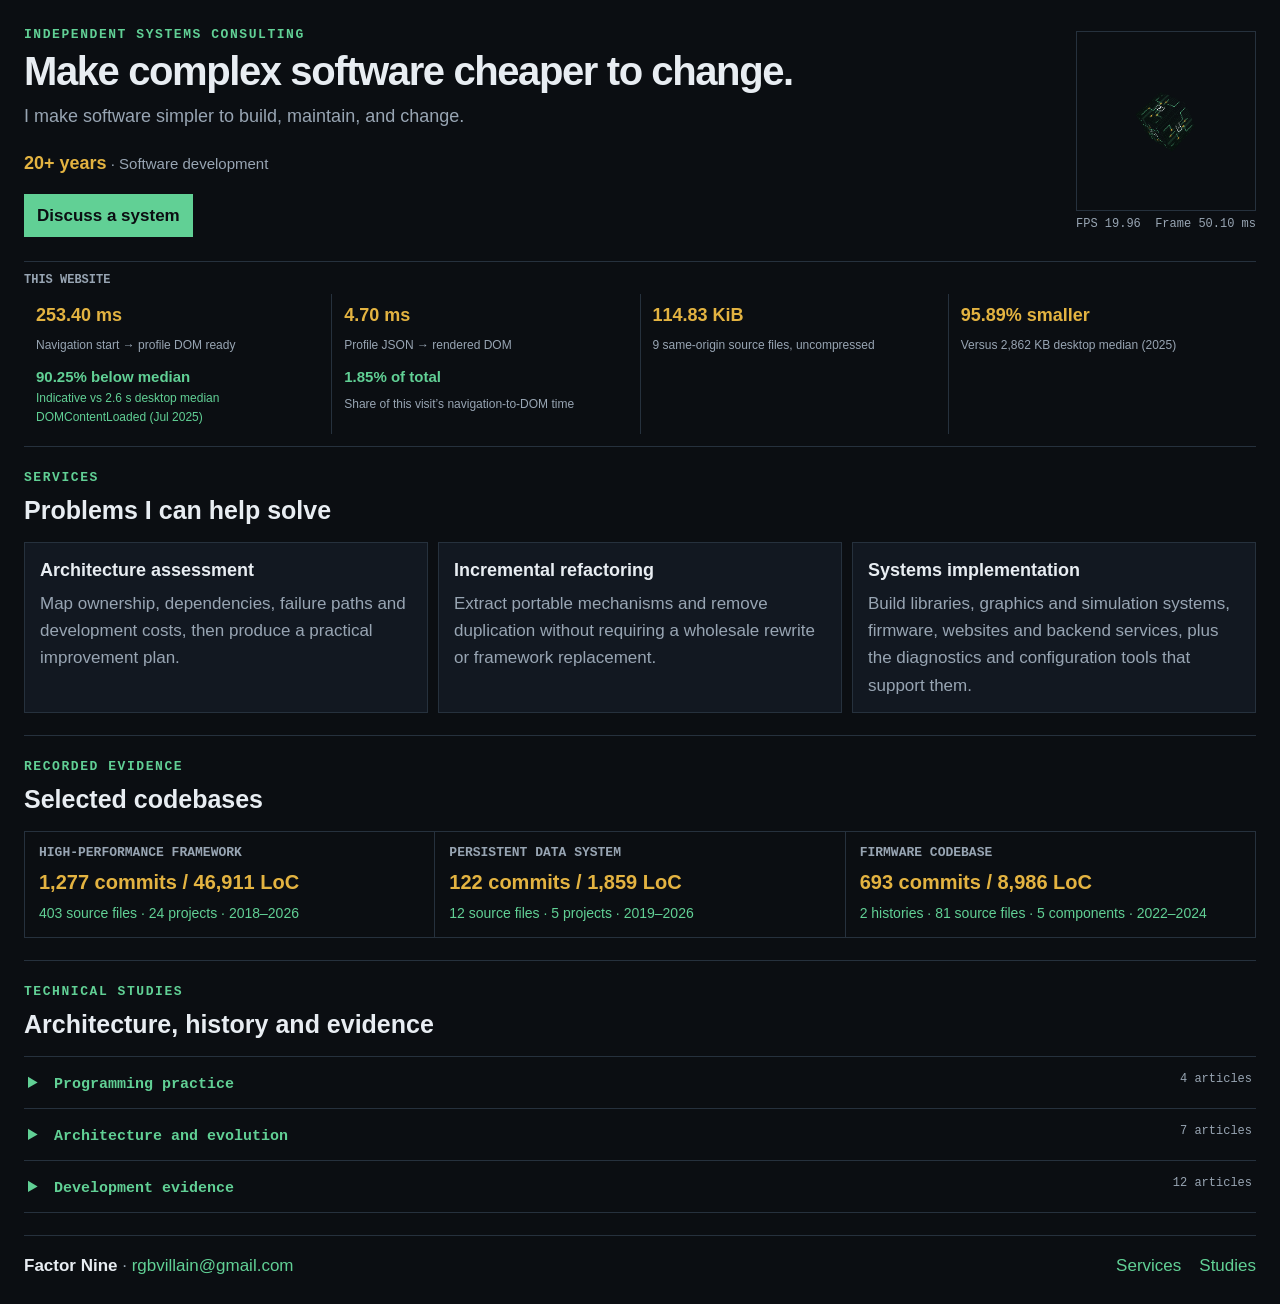
<file: index.html>
<!doctype html>
<html lang="en">
<head>
  <meta charset="utf-8">
  <meta name="viewport" content="width=device-width, initial-scale=1">
  <title>Factor Nine — Systems Consulting</title>
  <meta name="description" content="Factor Nine designs, builds and improves complex software, from firmware and graphics to websites and backend services.">
  <link rel="stylesheet" href="./profile.css">
  <script defer src="./gl-matrix-min.js"></script>
  <script defer src="./gpk_engine.js"></script>
  <script defer src="./galaxy_explosion.js"></script>
  <script defer src="./galaxy_game.js"></script>
  <script defer src="./cube.js"></script>
  <script defer src="./dom.js"></script>
  <script defer src="./profile.js"></script>
</head>
<body>
  <main id="site-main"></main>
  <footer id="site-footer"></footer>
</body>
</html>
</file>
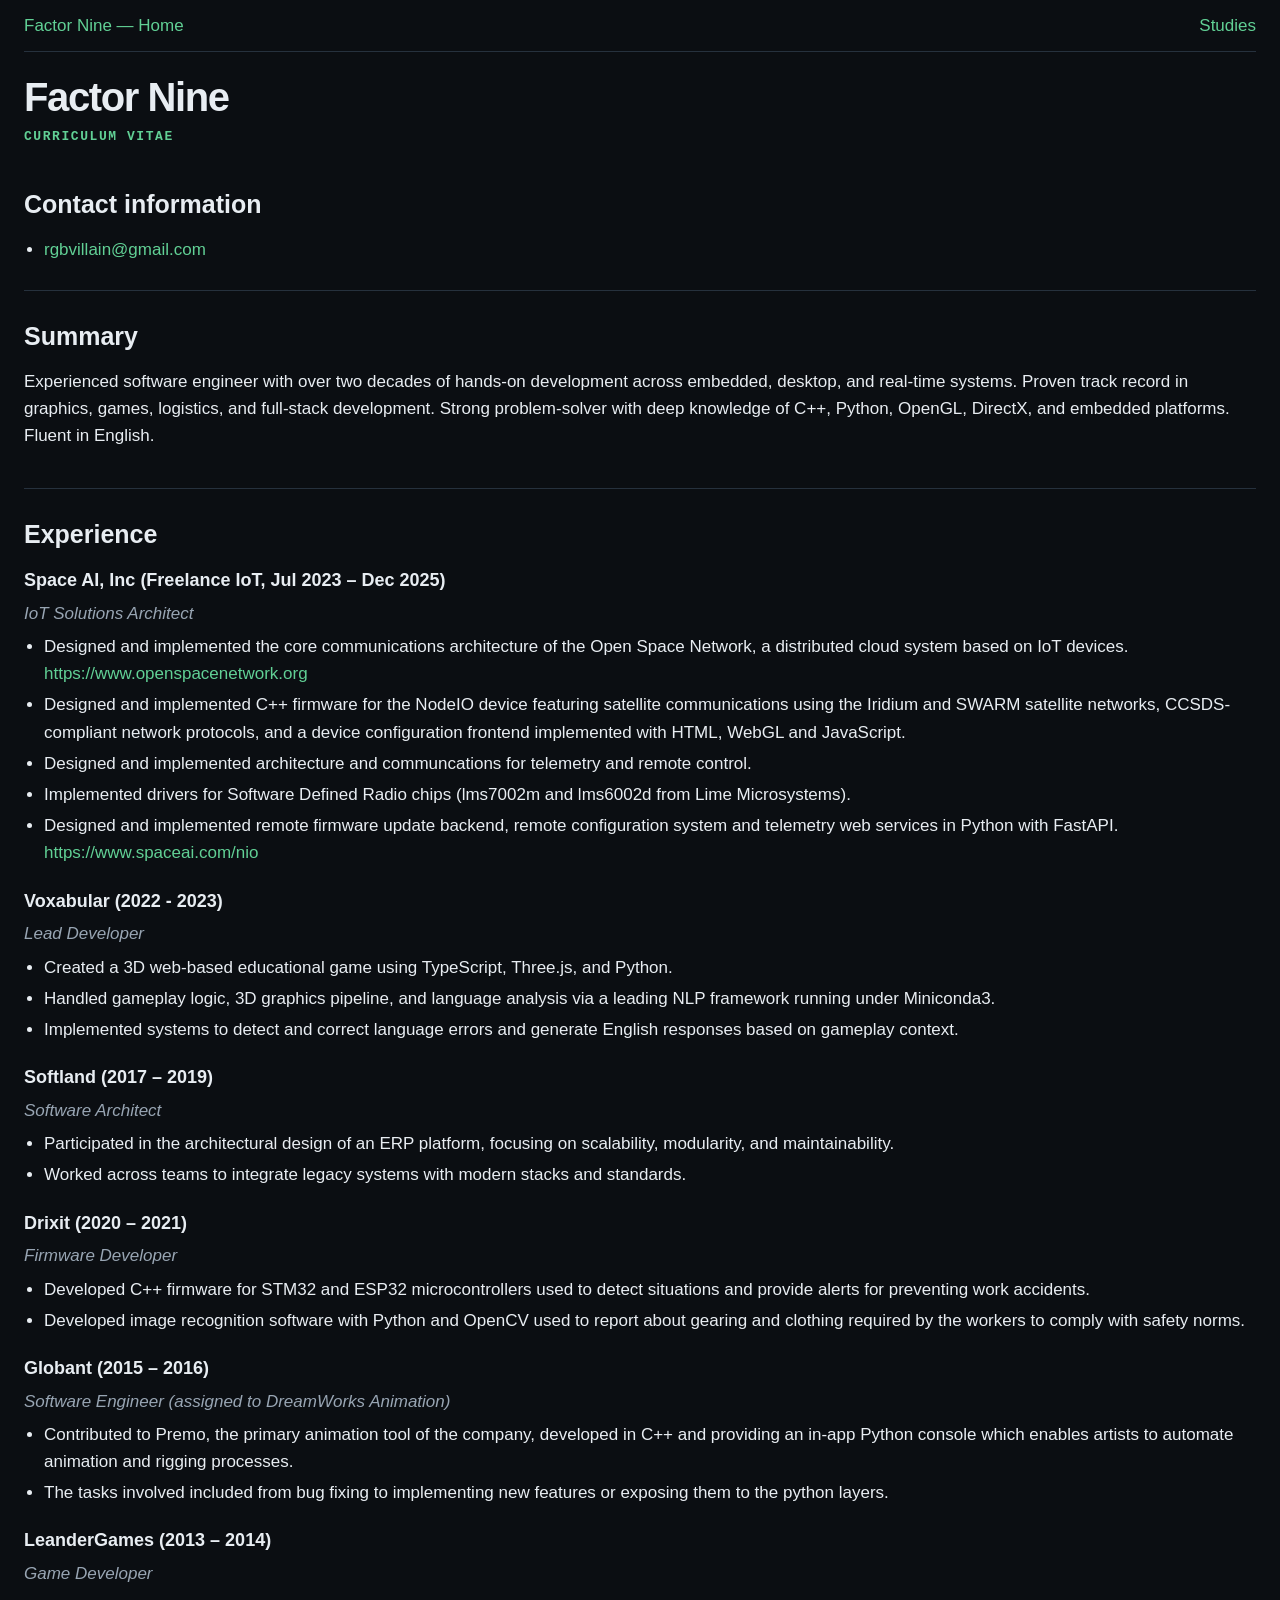
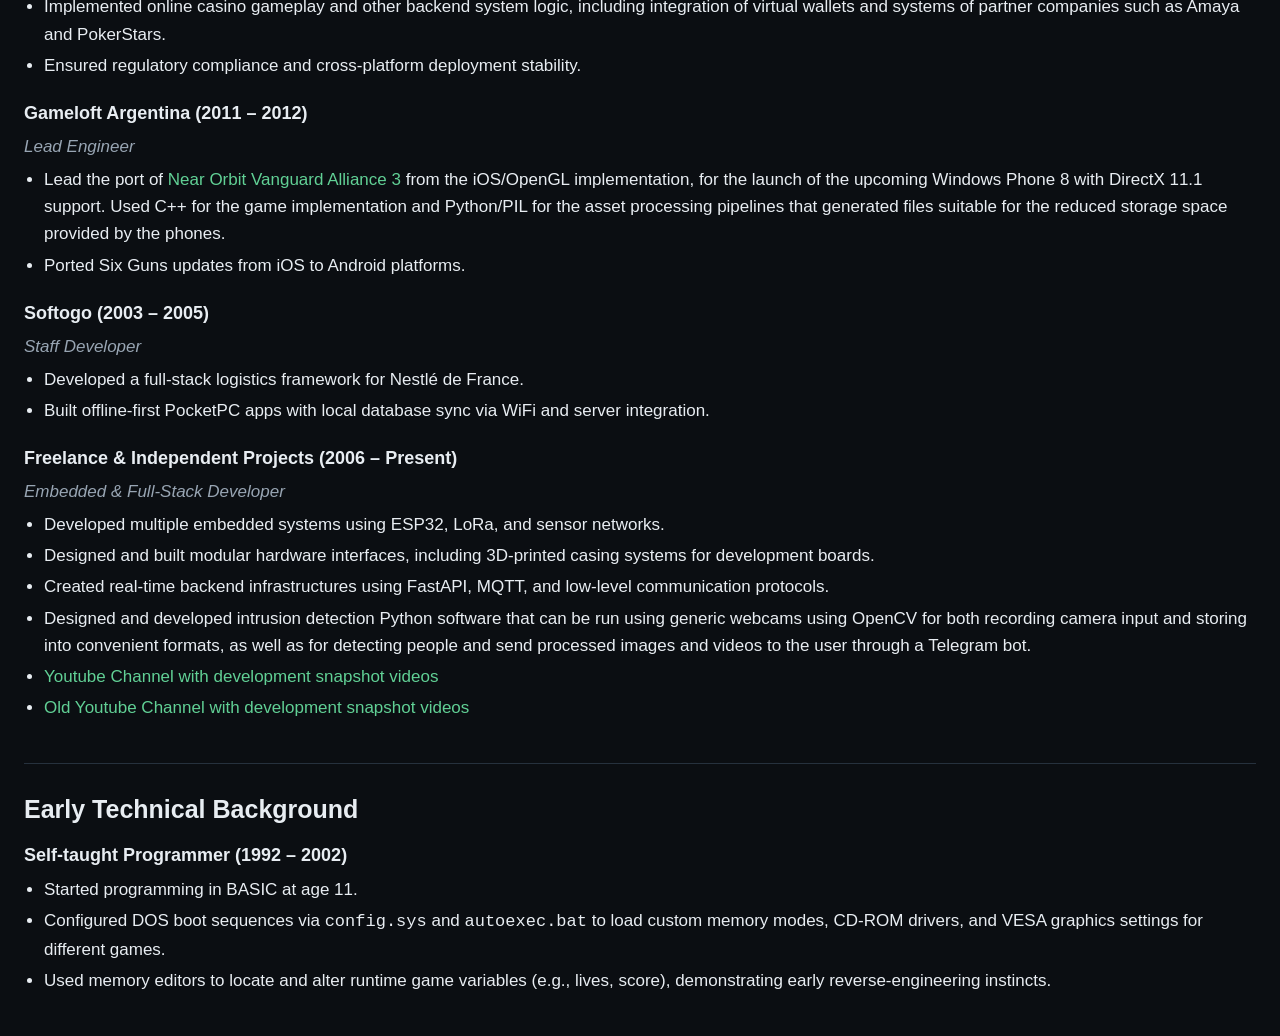
<file: cv.html>
<!doctype html>
<html lang="en">
<head>
  <meta charset="utf-8">
  <meta name="viewport" content="width=device-width, initial-scale=1">
  <title>Factor Nine — Curriculum vitae</title>
  <link rel="stylesheet" href="./profile.css">
  <script defer src="./dom.js"></script>
  <script defer src="./cv.js"></script>
  <script defer src="./article.js"></script>
</head>
<body>
  <header id="article-header"></header>
  <main id="article-main"></main>
</body>
</html>
</file>
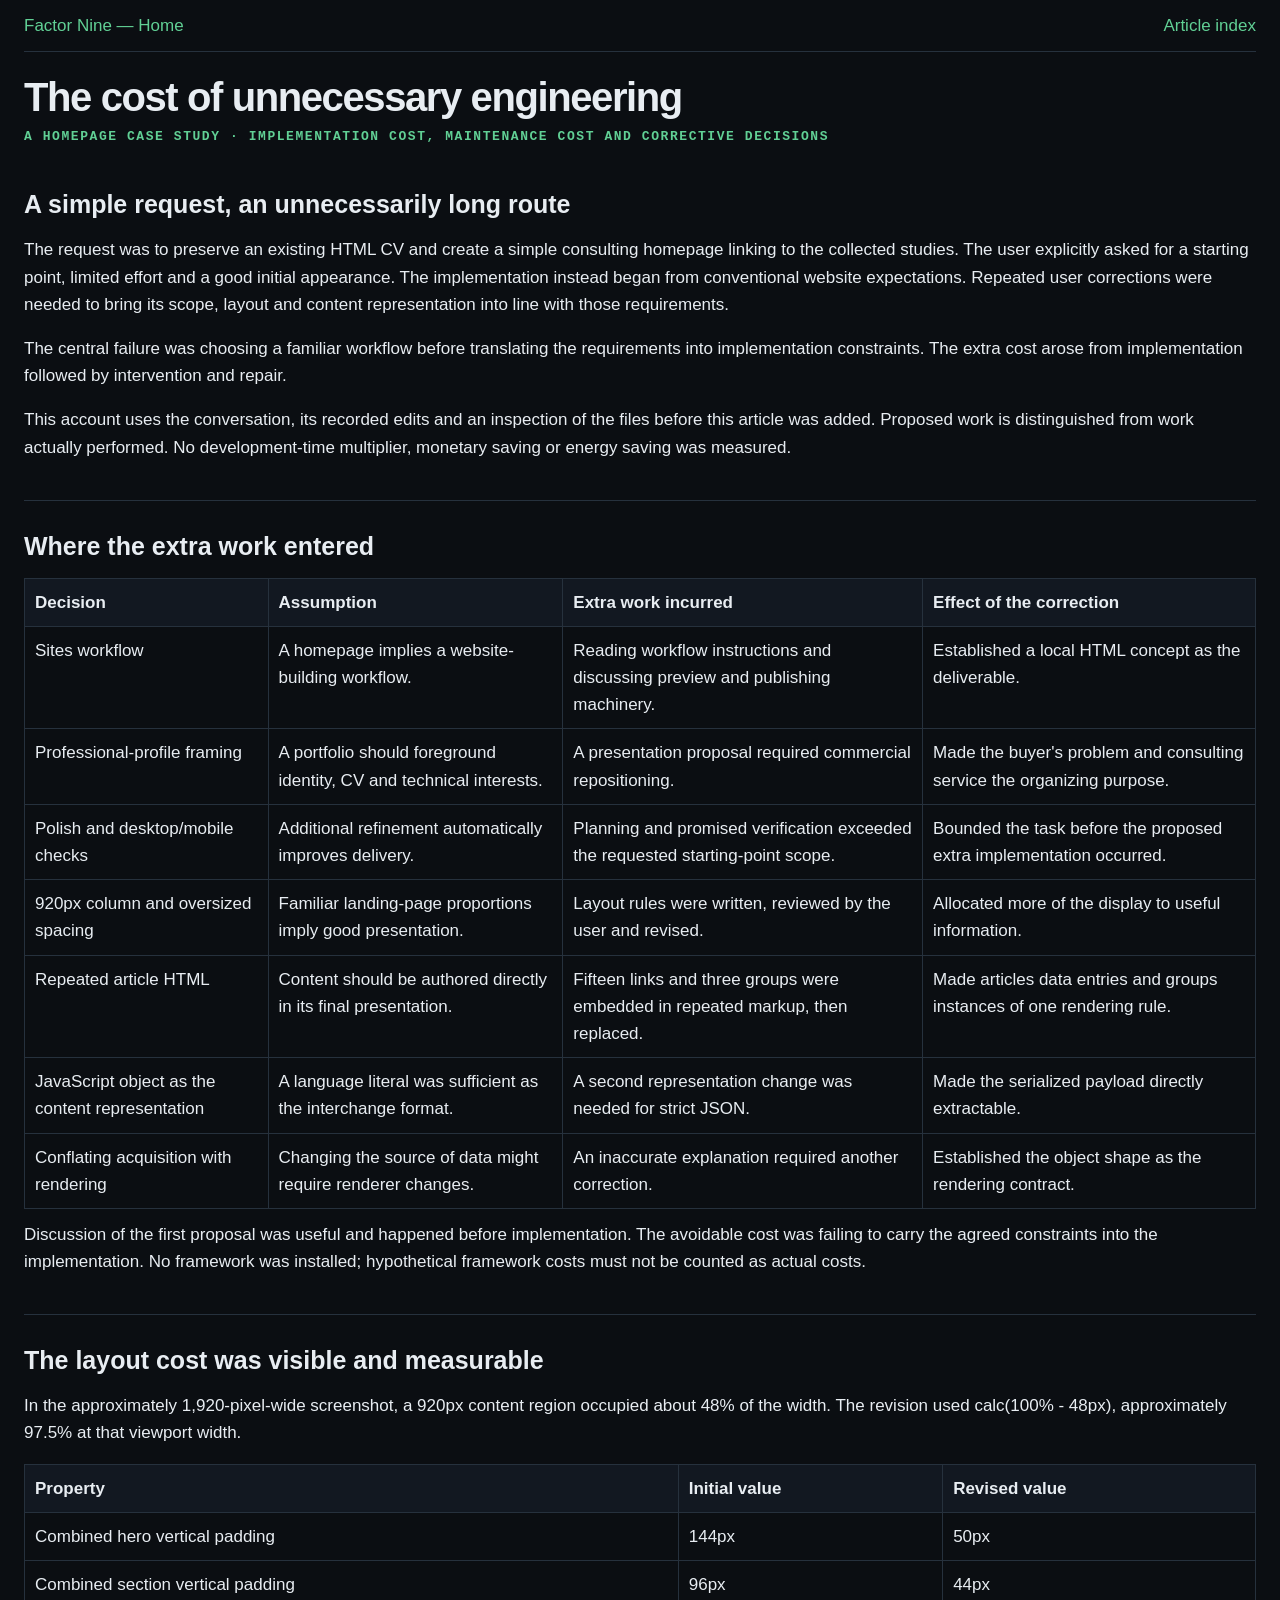
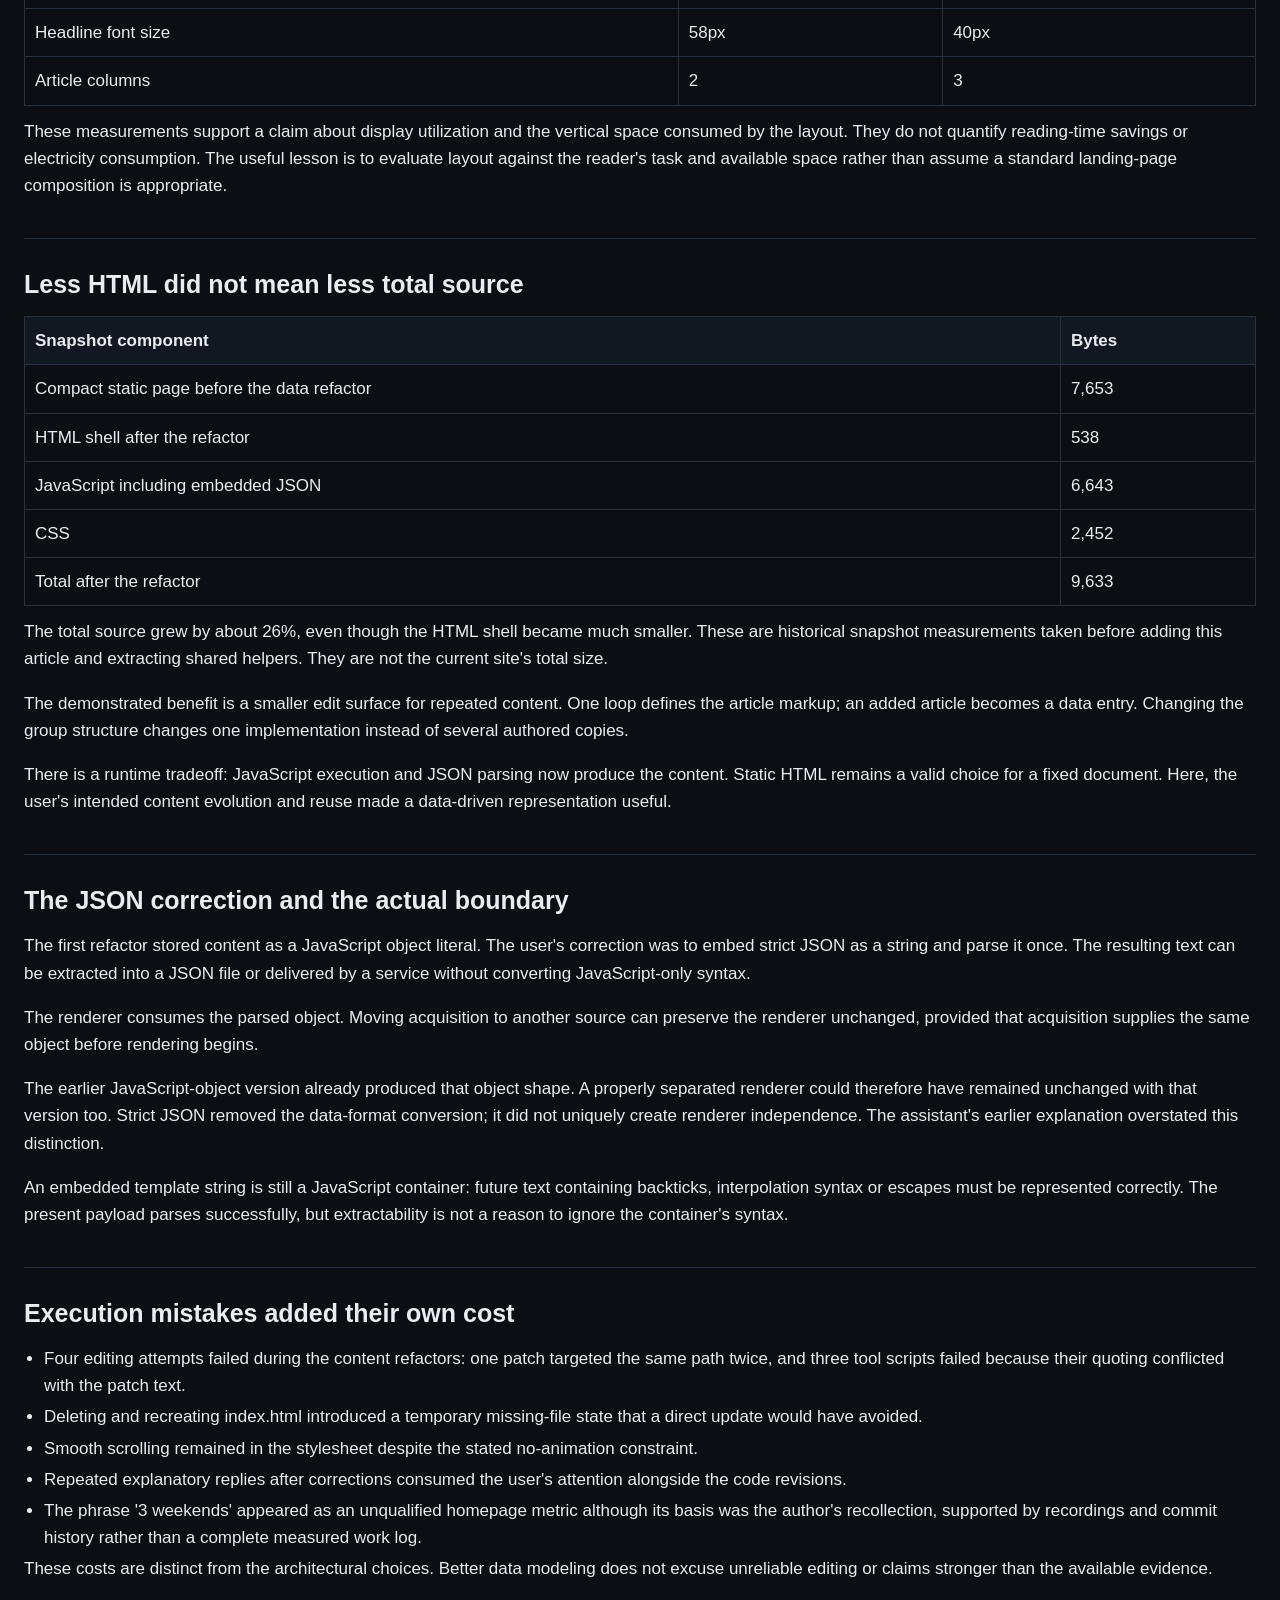
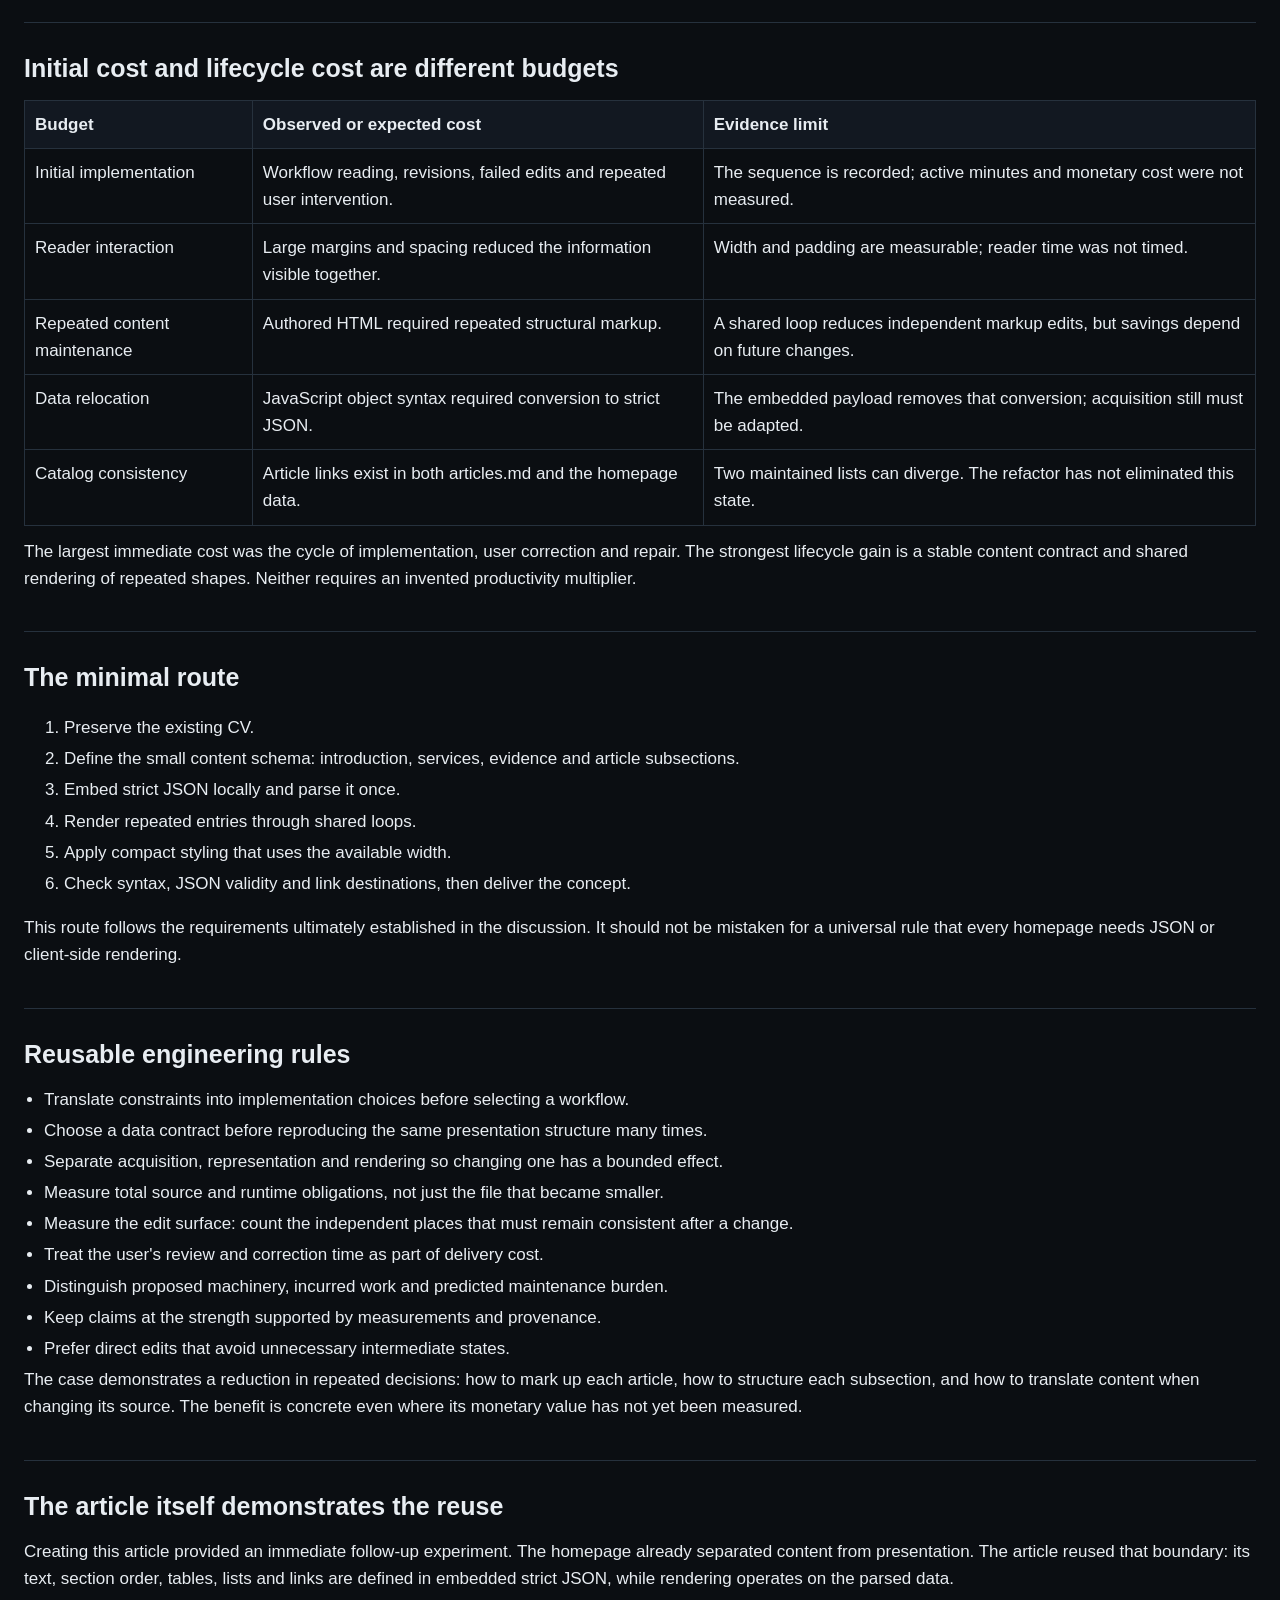
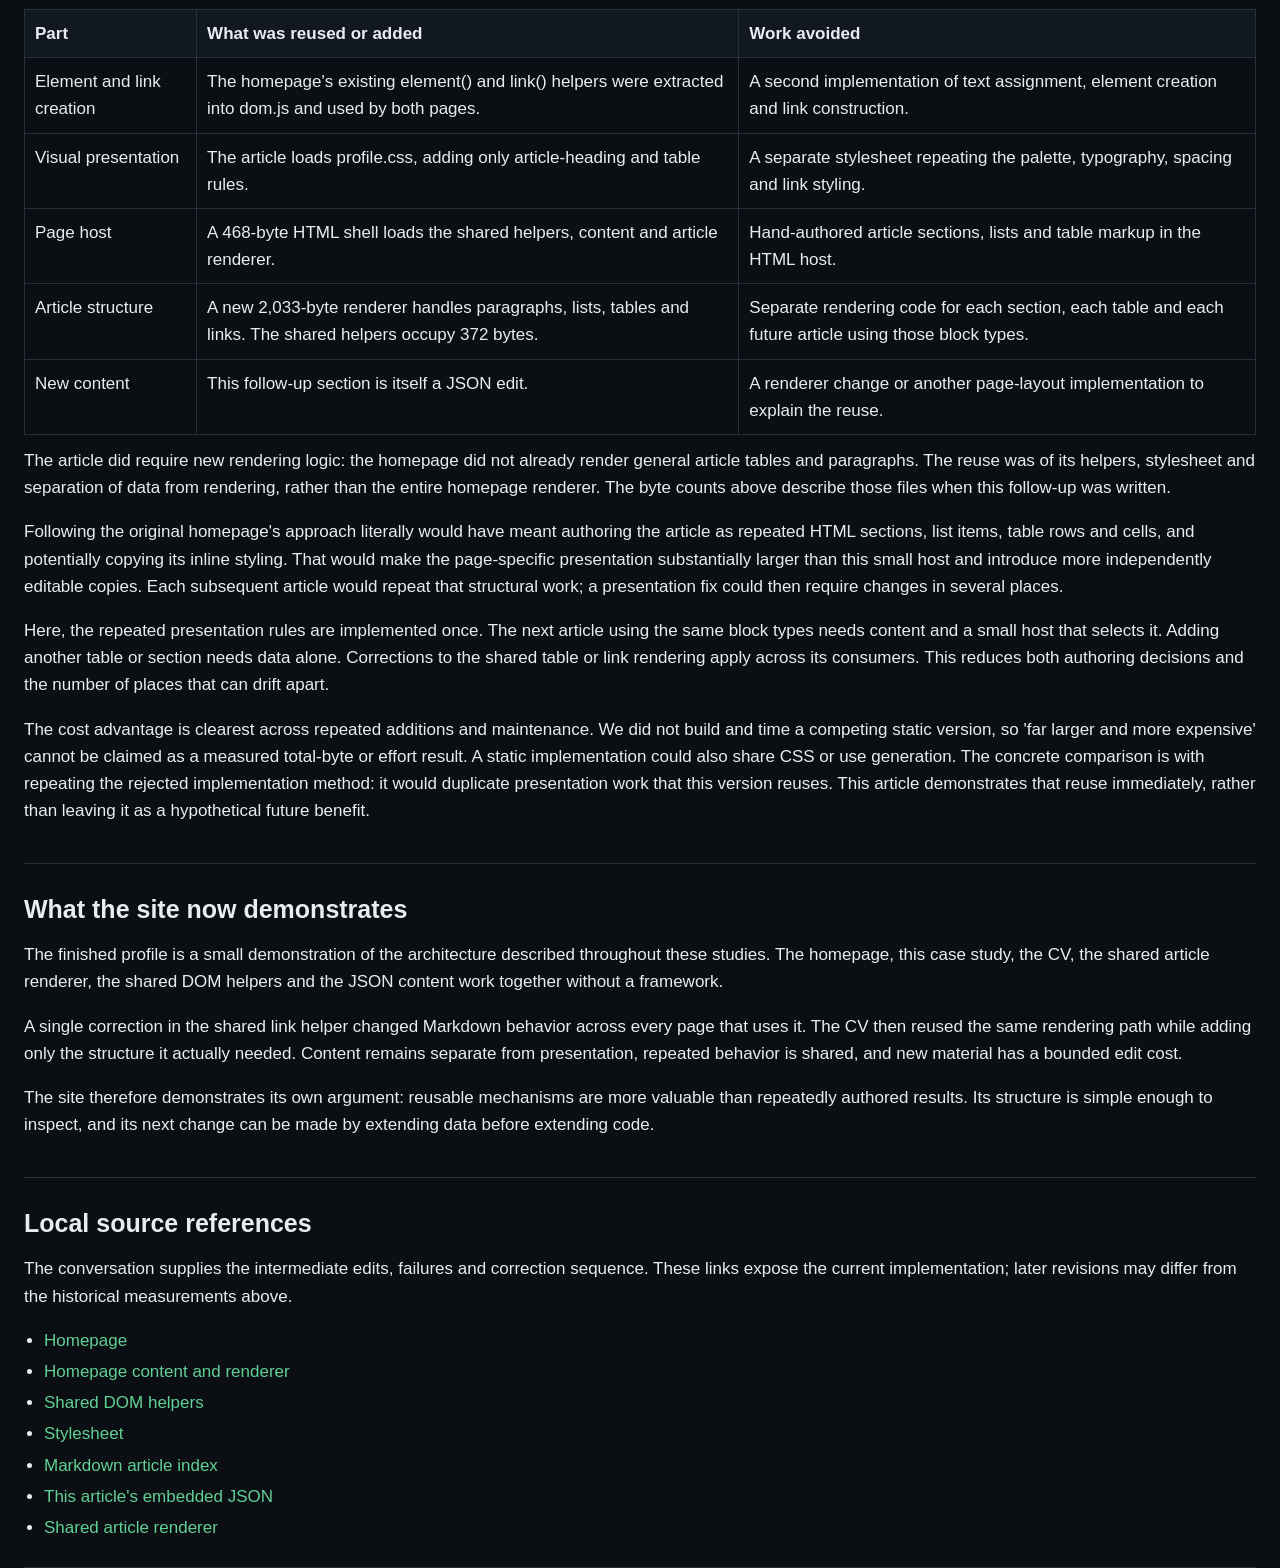
<file: homepage-case-study.html>
<!doctype html>
<html lang="en">
<head>
  <meta charset="utf-8">
  <meta name="viewport" content="width=device-width, initial-scale=1">
  <title>Homepage case study</title>
  <link rel="stylesheet" href="./profile.css">
  <script defer src="./dom.js"></script>
  <script defer src="./homepage-case-study.js"></script>
  <script defer src="./article.js"></script>
</head>
<body>
  <header id="article-header"></header>
  <main id="article-main"></main>
</body>
</html>
</file>
<file: profile.css>
:root {
  color-scheme: dark;
  --background: #0b0e12;
  --panel: #121821;
  --line: #26313d;
  --text: #e8edf2;
  --muted: #98a5b3;
  --accent: #61d095;
  --evidence: #e3b341;
}

* { box-sizing: border-box; }
html { scroll-behavior: smooth; }
body {
  margin: 0;
  background: var(--background);
  color: var(--text);
  font: 17px/1.6 "Segoe UI", Arial, sans-serif;
}
main, header, footer { width: calc(100% - 48px); margin: auto; }
header {
  display: flex;
  justify-content: space-between;
  align-items: center;
  padding: 12px 0;
  border-bottom: 1px solid var(--line);
}
nav a { margin-left: 18px; }
a { color: var(--accent); text-decoration: none; }
a:hover { text-decoration: underline; }
.name { color: var(--text); font-weight: 700; }
.hero {
  display: grid;
  grid-template-columns: minmax(0, 1fr) 190px;
  gap: 28px;
  align-items: center;
  padding: 26px 0 24px;
  border-bottom: 1px solid var(--line);
}
.hero-cube { position: relative; width: 180px; margin: 0; justify-self: end; }
.hero-cube canvas {
  display: block;
  width: 100%;
  aspect-ratio: 1;
  background: #000;
  border: 1px solid var(--line);
}
.hero-cube canvas:focus-visible { outline: 2px solid var(--accent); outline-offset: 3px; }
.cube-stats {
  display: flex;
  flex-wrap: wrap;
  justify-content: space-between;
  gap: 8px;
  margin-top: 5px;
  color: var(--muted);
  font: 12px/1.4 Consolas, monospace;
  font-variant-numeric: tabular-nums;
}
.cube-stats span { white-space: nowrap; }
.cube-tooltip {
  position: absolute;
  bottom: calc(100% + 6px);
  left: 50%;
  transform: translateX(-50%);
  padding: 4px 7px;
  border: 1px solid var(--line);
  background: var(--panel);
  color: var(--text);
  font: 12px/1.4 Consolas, monospace;
  white-space: nowrap;
  pointer-events: none;
  visibility: hidden;
}
.hero-cube:hover .cube-tooltip { visibility: visible; }
.eyebrow, .label {
  color: var(--accent);
  font: 700 13px/1.4 Consolas, monospace;
  letter-spacing: .12em;
  text-transform: uppercase;
}
h1 {
  margin: 6px 0 10px;
  font-size: 40px;
  line-height: 1.05;
  letter-spacing: -.035em;
}
.intro { max-width: 1200px; color: var(--muted); font-size: 18px; }
.hero-experience { margin: 0; color: var(--muted); font-size: 15px; }
.hero-experience strong { color: var(--evidence); font-size: 18px; }
.actions { margin-top: 16px; }
.button {
  display: inline-block;
  margin-right: 12px;
  padding: 7px 12px;
  border: 1px solid var(--accent);
  color: var(--background);
  background: var(--accent);
  font-weight: 700;
}
.button.secondary { color: var(--text); background: transparent; border-color: var(--line); }
section { padding: 22px 0; border-bottom: 1px solid var(--line); }
h2 { margin: 3px 0 12px; font-size: 25px; }
h3 { margin: 0 0 5px; font-size: 18px; }
p { margin-top: 0; }
.grid { display: grid; grid-template-columns: repeat(3, 1fr); gap: 10px; }
.card { padding: 13px 15px; background: var(--panel); border: 1px solid var(--line); }
.card p { margin-bottom: 0; color: var(--muted); }
.site-diagnostics { padding: 10px 0 12px; }
.site-diagnostics h2 { margin: 0 0 5px; color: var(--muted); font: 700 12px/1.4 Consolas, monospace; text-transform: uppercase; }
.site-diagnostics .metric { padding: 7px 12px; }
.site-diagnostics .metric strong { font-size: 18px; }
.site-diagnostics .metric span { font-size: 12px; }
.site-diagnostics .metric-comparison { margin-top: 8px; }
.site-diagnostics .metric-comparison strong { color: var(--accent); font-size: 15px; }
.site-diagnostics .metric-comparison .metric-source { font-size: 12px; }
.repository-list { display: grid; grid-template-columns: repeat(3, minmax(0, 1fr)); gap: 1px; margin: 0; padding: 1px; list-style: none; background: var(--line); }
.repository { margin: 0; padding: 12px 14px; background: var(--background); }
.repository-name { display: block; color: var(--muted); font: 700 13px/1.4 Consolas, monospace; text-transform: uppercase; }
.repository strong { display: block; margin: 4px 0; color: var(--evidence); font-size: 20px; font-variant-numeric: tabular-nums; }
.metrics { display: grid; grid-template-columns: repeat(4, minmax(0, 1fr)); gap: 1px; background: var(--line); }
.metric { padding: 10px 14px; background: var(--background); }
.metric strong { display: block; color: var(--evidence); font-size: 22px; }
.metric span { color: var(--muted); font-size: 14px; }
.metric-source { display: block; font-size: 14px; }
.articles { border-top: 1px solid var(--line); }
.article-group { border-bottom: 1px solid var(--line); }
.article-group summary { padding: 12px 4px; color: var(--accent); cursor: pointer; }
.article-group summary h3 { display: inline; margin-left: 8px; color: inherit; font: 700 15px/1.4 Consolas, monospace; }
.article-count { float: right; color: var(--muted); font: 12px/1.8 Consolas, monospace; }
.article-group ul { display: grid; grid-template-columns: repeat(3, minmax(0, 1fr)); gap: 6px 24px; margin: 0; padding: 4px 16px 16px 32px; list-style: none; }
.article-group li { margin: 0; }
.evidence-columns ul { grid-template-rows: repeat(4, auto); grid-auto-flow: column; }
.evidence-columns li:nth-child(4) { grid-column: 2; grid-row: 1; }
.evidence-columns li:nth-child(5) { grid-column: 2; grid-row: 2; }
.evidence-columns li:nth-child(6) { grid-column: 2; grid-row: 3; }
.evidence-columns li:nth-child(7) { grid-column: 2; grid-row: 4; }
ul { margin: 12px 0 0; padding-left: 20px; }
li { margin: 4px 0; }
footer { padding: 16px 0 24px; color: var(--muted); }
#site-footer { display: flex; justify-content: space-between; align-items: center; flex-wrap: wrap; gap: 12px 24px; }
#site-footer .footer-identity { min-width: 0; overflow-wrap: anywhere; }
#site-footer nav { display: flex; flex-wrap: wrap; gap: 18px; }
#site-footer nav a { margin-left: 0; }

@media (max-width: 1100px) {
  .metrics { grid-template-columns: repeat(2, minmax(0, 1fr)); }
  .article-group ul { grid-template-columns: repeat(2, minmax(0, 1fr)); }
  .evidence-columns ul { grid-template-rows: none; grid-auto-flow: row; }
  .evidence-columns li:nth-child(n) { grid-column: auto; grid-row: auto; }
}

@media (max-width: 850px) {
  .repository-list { grid-template-columns: 1fr; }
}

@media (max-width: 700px) {
  .hero { grid-template-columns: 1fr; }
  .hero-cube { width: 140px; justify-self: start; }
  .grid { grid-template-columns: 1fr; }
  .article-group ul { grid-template-columns: 1fr; }
}

@media (max-width: 360px) {
  .metrics { grid-template-columns: 1fr; }
}

#article-main > h1 { margin-top: 24px; }
.article-table { width: 100%; border-collapse: collapse; margin: 12px 0; }
.article-table th, .article-table td { text-align: left; vertical-align: top; padding: 10px; border: 1px solid var(--line); }
.article-table th { background: var(--panel); }
.cv-position { margin-bottom: 20px; }
.cv-position .role { margin: 0; color: var(--muted); font-style: italic; }
.cv-position ul { margin-top: 6px; }
</file>
